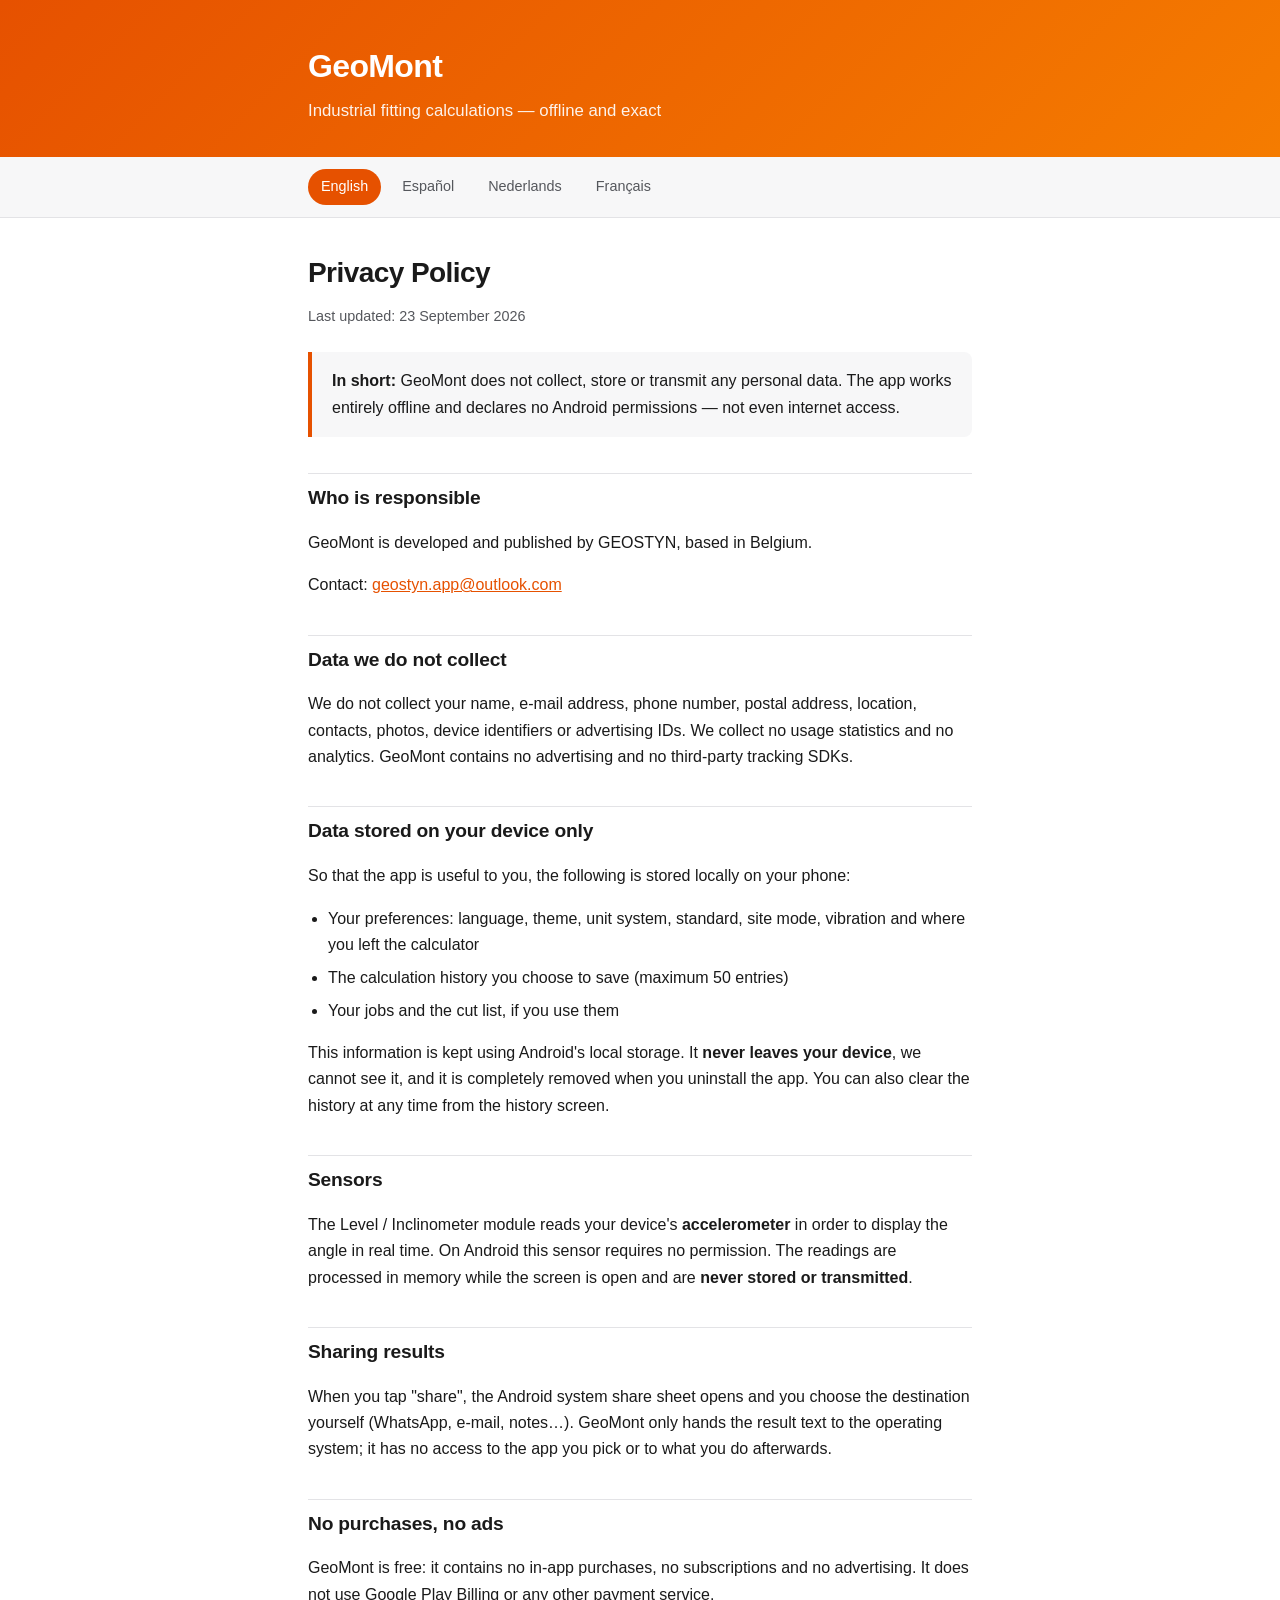
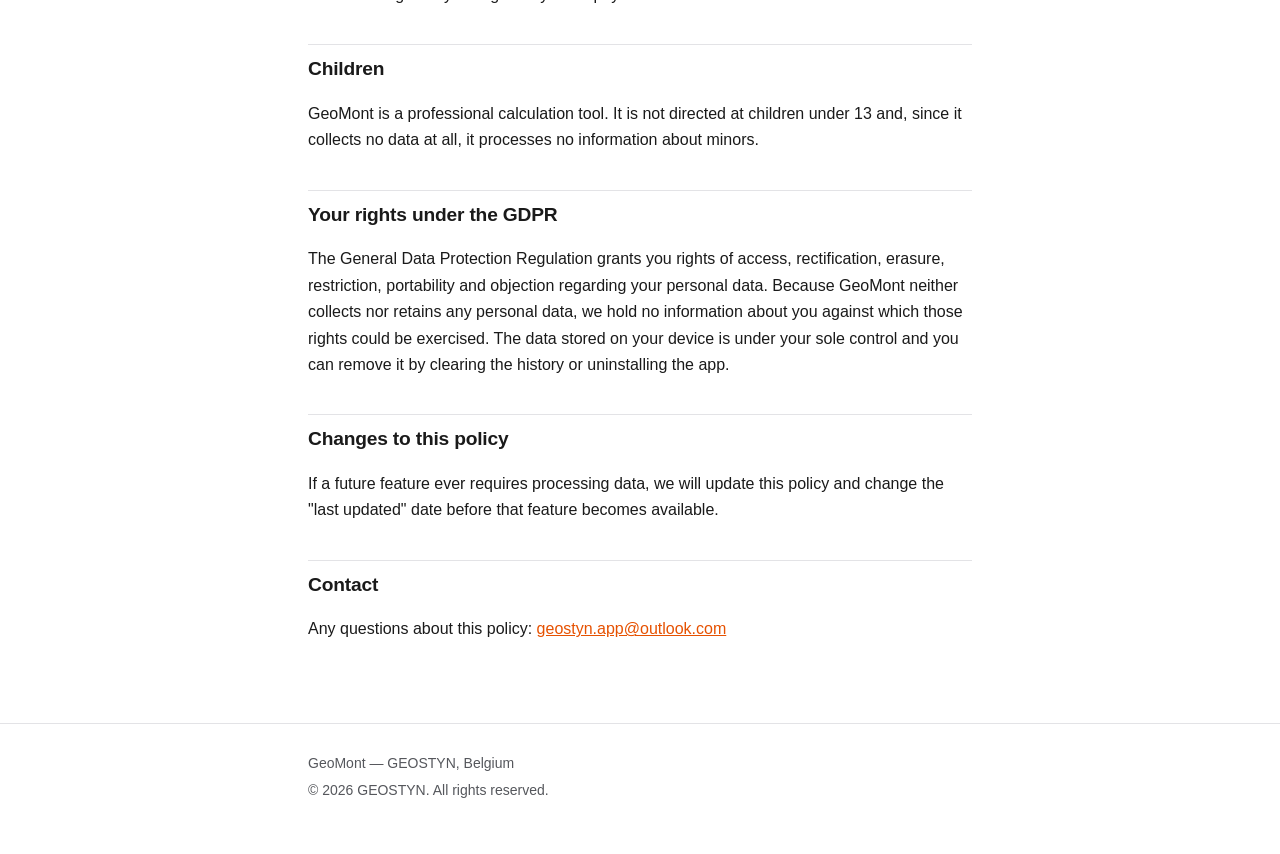
<file: index.html>
<!doctype html>
<html lang="en">
<head>
<meta charset="utf-8">
<meta name="viewport" content="width=device-width, initial-scale=1">
<title>GeoMont — Privacy Policy</title>
<meta name="description" content="Privacy Policy for GeoMont, the offline industrial fitting calculator. GeoMont collects no personal data.">
<link rel="stylesheet" href="style.css">
</head>
<body>

<header>
  <div class="wrap">
    <p class="brand">GeoMont</p>
    <p class="tagline">Industrial fitting calculations — offline and exact</p>
  </div>
</header>

<nav>
  <div class="wrap">
    <a href="index.html" aria-current="page">English</a>
    <a href="es.html">Español</a>
    <a href="nl.html">Nederlands</a>
    <a href="fr.html">Français</a>
  </div>
</nav>

<main>
  <div class="wrap">
    <h1>Privacy Policy</h1>
    <p class="updated">Last updated: 23 September 2026</p>

    <div class="callout">
      <p><strong>In short:</strong> GeoMont does not collect, store or transmit any personal data. The app works entirely offline and declares no Android permissions — not even internet access.</p>
    </div>

    <h2>Who is responsible</h2>
    <p>GeoMont is developed and published by GEOSTYN, based in Belgium.</p>
    <p>Contact: <a href="mailto:geostyn.app@outlook.com">geostyn.app@outlook.com</a></p>

    <h2>Data we do not collect</h2>
    <p>We do not collect your name, e-mail address, phone number, postal address, location, contacts, photos, device identifiers or advertising IDs. We collect no usage statistics and no analytics. GeoMont contains no advertising and no third-party tracking SDKs.</p>

    <h2>Data stored on your device only</h2>
    <p>So that the app is useful to you, the following is stored locally on your phone:</p>
    <ul>
      <li>Your preferences: language, theme, unit system, standard, site mode, vibration and where you left the calculator</li>
      <li>The calculation history you choose to save (maximum 50 entries)</li>
      <li>Your jobs and the cut list, if you use them</li>
    </ul>
    <p>This information is kept using Android's local storage. It <strong>never leaves your device</strong>, we cannot see it, and it is completely removed when you uninstall the app. You can also clear the history at any time from the history screen.</p>

    <h2>Sensors</h2>
    <p>The Level / Inclinometer module reads your device's <strong>accelerometer</strong> in order to display the angle in real time. On Android this sensor requires no permission. The readings are processed in memory while the screen is open and are <strong>never stored or transmitted</strong>.</p>

    <h2>Sharing results</h2>
    <p>When you tap "share", the Android system share sheet opens and you choose the destination yourself (WhatsApp, e-mail, notes…). GeoMont only hands the result text to the operating system; it has no access to the app you pick or to what you do afterwards.</p>

    <h2>No purchases, no ads</h2>
    <p>GeoMont is free: it contains no in-app purchases, no subscriptions and no advertising. It does not use Google Play Billing or any other payment service.</p>

    <h2>Children</h2>
    <p>GeoMont is a professional calculation tool. It is not directed at children under 13 and, since it collects no data at all, it processes no information about minors.</p>

    <h2>Your rights under the GDPR</h2>
    <p>The General Data Protection Regulation grants you rights of access, rectification, erasure, restriction, portability and objection regarding your personal data. Because GeoMont neither collects nor retains any personal data, we hold no information about you against which those rights could be exercised. The data stored on your device is under your sole control and you can remove it by clearing the history or uninstalling the app.</p>

    <h2>Changes to this policy</h2>
    <p>If a future feature ever requires processing data, we will update this policy and change the "last updated" date before that feature becomes available.</p>

    <h2>Contact</h2>
    <p>Any questions about this policy: <a href="mailto:geostyn.app@outlook.com">geostyn.app@outlook.com</a></p>
  </div>
</main>

<footer>
  <div class="wrap">
    <p>GeoMont — GEOSTYN, Belgium</p>
    <p>© 2026 GEOSTYN. All rights reserved.</p>
  </div>
</footer>

</body>
</html>
</file>
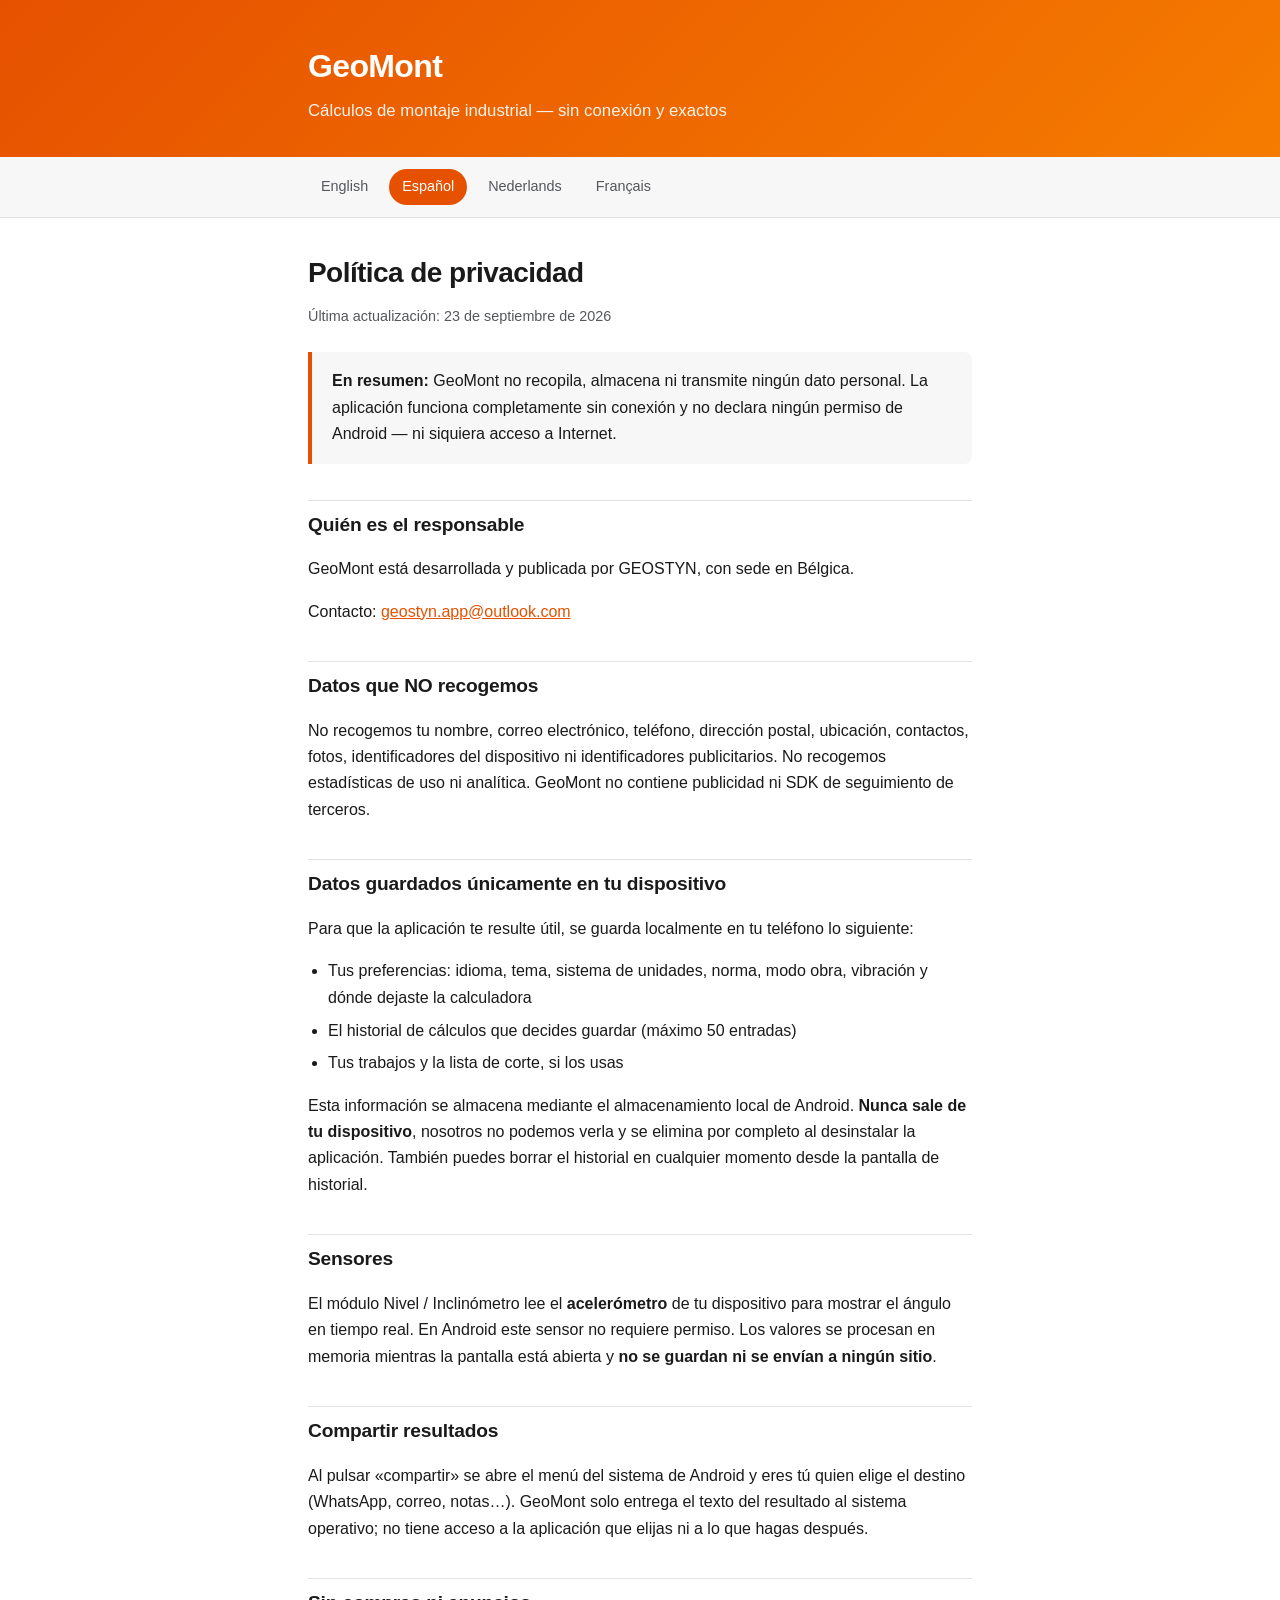
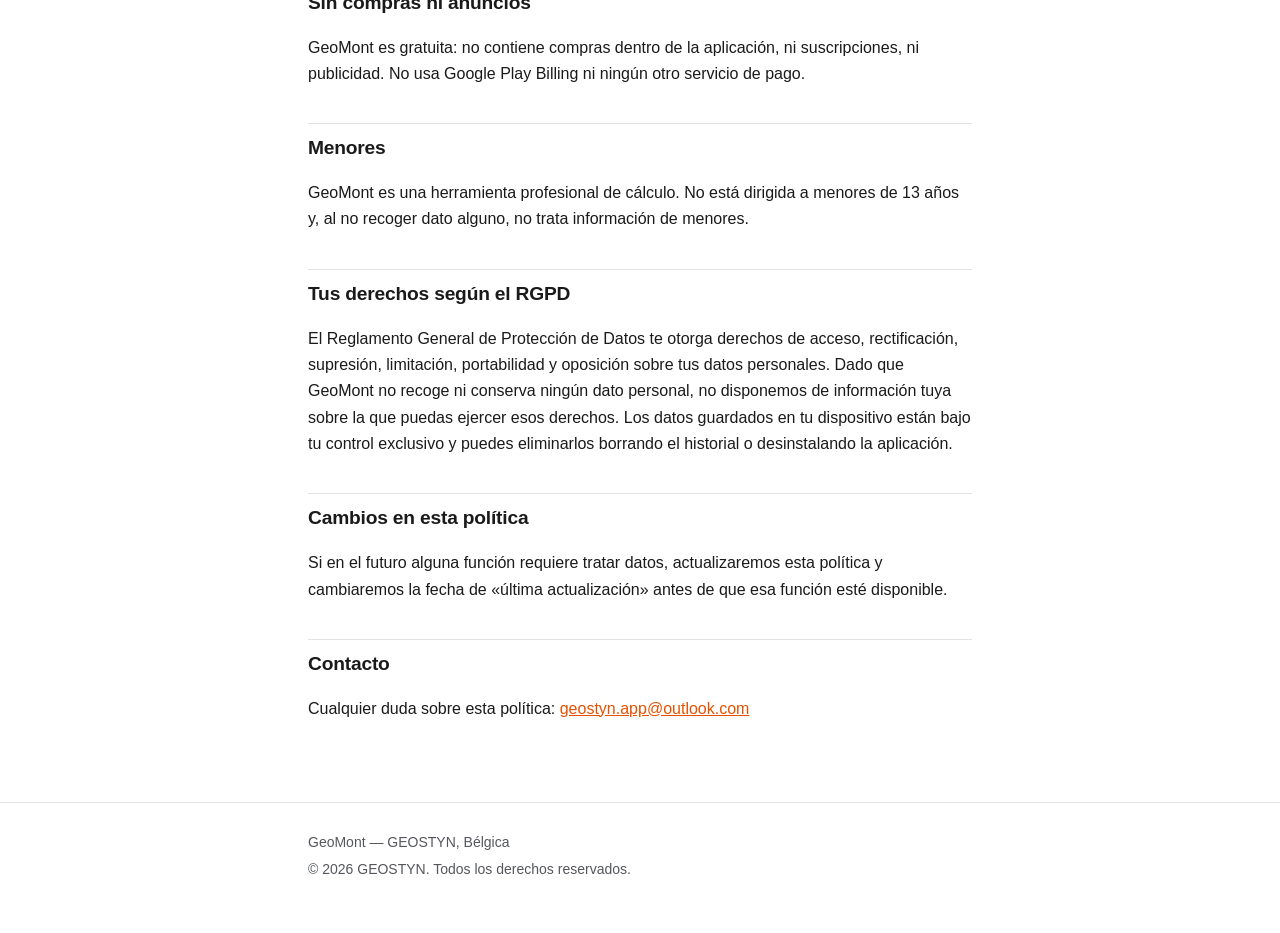
<file: es.html>
<!doctype html>
<html lang="es">
<head>
<meta charset="utf-8">
<meta name="viewport" content="width=device-width, initial-scale=1">
<title>GeoMont — Política de privacidad</title>
<meta name="description" content="Política de privacidad de GeoMont, la calculadora de montaje industrial sin conexión. GeoMont no recoge ningún dato personal.">
<link rel="stylesheet" href="style.css">
</head>
<body>

<header>
  <div class="wrap">
    <p class="brand">GeoMont</p>
    <p class="tagline">Cálculos de montaje industrial — sin conexión y exactos</p>
  </div>
</header>

<nav>
  <div class="wrap">
    <a href="index.html">English</a>
    <a href="es.html" aria-current="page">Español</a>
    <a href="nl.html">Nederlands</a>
    <a href="fr.html">Français</a>
  </div>
</nav>

<main>
  <div class="wrap">
    <h1>Política de privacidad</h1>
    <p class="updated">Última actualización: 23 de septiembre de 2026</p>

    <div class="callout">
      <p><strong>En resumen:</strong> GeoMont no recopila, almacena ni transmite ningún dato personal. La aplicación funciona completamente sin conexión y no declara ningún permiso de Android — ni siquiera acceso a Internet.</p>
    </div>

    <h2>Quién es el responsable</h2>
    <p>GeoMont está desarrollada y publicada por GEOSTYN, con sede en Bélgica.</p>
    <p>Contacto: <a href="mailto:geostyn.app@outlook.com">geostyn.app@outlook.com</a></p>

    <h2>Datos que NO recogemos</h2>
    <p>No recogemos tu nombre, correo electrónico, teléfono, dirección postal, ubicación, contactos, fotos, identificadores del dispositivo ni identificadores publicitarios. No recogemos estadísticas de uso ni analítica. GeoMont no contiene publicidad ni SDK de seguimiento de terceros.</p>

    <h2>Datos guardados únicamente en tu dispositivo</h2>
    <p>Para que la aplicación te resulte útil, se guarda localmente en tu teléfono lo siguiente:</p>
    <ul>
      <li>Tus preferencias: idioma, tema, sistema de unidades, norma, modo obra, vibración y dónde dejaste la calculadora</li>
      <li>El historial de cálculos que decides guardar (máximo 50 entradas)</li>
      <li>Tus trabajos y la lista de corte, si los usas</li>
    </ul>
    <p>Esta información se almacena mediante el almacenamiento local de Android. <strong>Nunca sale de tu dispositivo</strong>, nosotros no podemos verla y se elimina por completo al desinstalar la aplicación. También puedes borrar el historial en cualquier momento desde la pantalla de historial.</p>

    <h2>Sensores</h2>
    <p>El módulo Nivel / Inclinómetro lee el <strong>acelerómetro</strong> de tu dispositivo para mostrar el ángulo en tiempo real. En Android este sensor no requiere permiso. Los valores se procesan en memoria mientras la pantalla está abierta y <strong>no se guardan ni se envían a ningún sitio</strong>.</p>

    <h2>Compartir resultados</h2>
    <p>Al pulsar «compartir» se abre el menú del sistema de Android y eres tú quien elige el destino (WhatsApp, correo, notas…). GeoMont solo entrega el texto del resultado al sistema operativo; no tiene acceso a la aplicación que elijas ni a lo que hagas después.</p>

    <h2>Sin compras ni anuncios</h2>
    <p>GeoMont es gratuita: no contiene compras dentro de la aplicación, ni suscripciones, ni publicidad. No usa Google Play Billing ni ningún otro servicio de pago.</p>

    <h2>Menores</h2>
    <p>GeoMont es una herramienta profesional de cálculo. No está dirigida a menores de 13 años y, al no recoger dato alguno, no trata información de menores.</p>

    <h2>Tus derechos según el RGPD</h2>
    <p>El Reglamento General de Protección de Datos te otorga derechos de acceso, rectificación, supresión, limitación, portabilidad y oposición sobre tus datos personales. Dado que GeoMont no recoge ni conserva ningún dato personal, no disponemos de información tuya sobre la que puedas ejercer esos derechos. Los datos guardados en tu dispositivo están bajo tu control exclusivo y puedes eliminarlos borrando el historial o desinstalando la aplicación.</p>

    <h2>Cambios en esta política</h2>
    <p>Si en el futuro alguna función requiere tratar datos, actualizaremos esta política y cambiaremos la fecha de «última actualización» antes de que esa función esté disponible.</p>

    <h2>Contacto</h2>
    <p>Cualquier duda sobre esta política: <a href="mailto:geostyn.app@outlook.com">geostyn.app@outlook.com</a></p>
  </div>
</main>

<footer>
  <div class="wrap">
    <p>GeoMont — GEOSTYN, Bélgica</p>
    <p>© 2026 GEOSTYN. Todos los derechos reservados.</p>
  </div>
</footer>

</body>
</html>
</file>
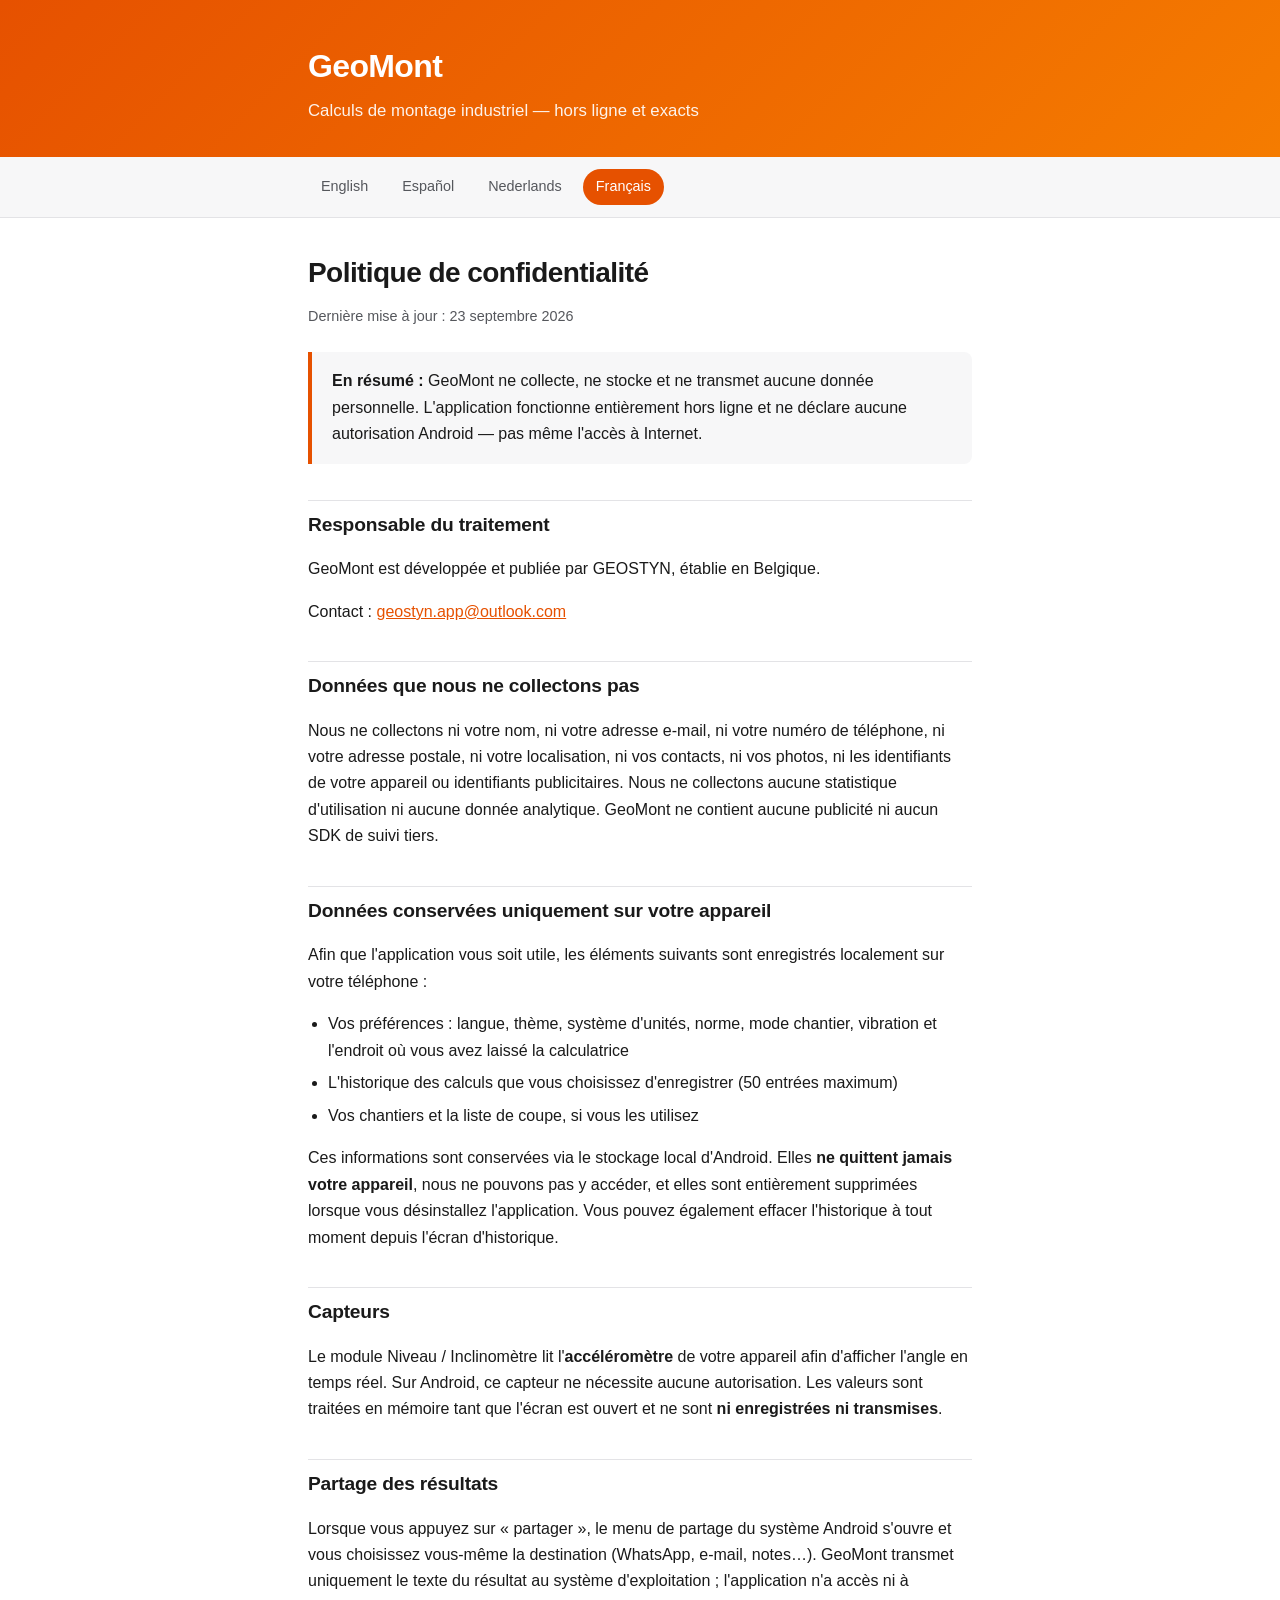
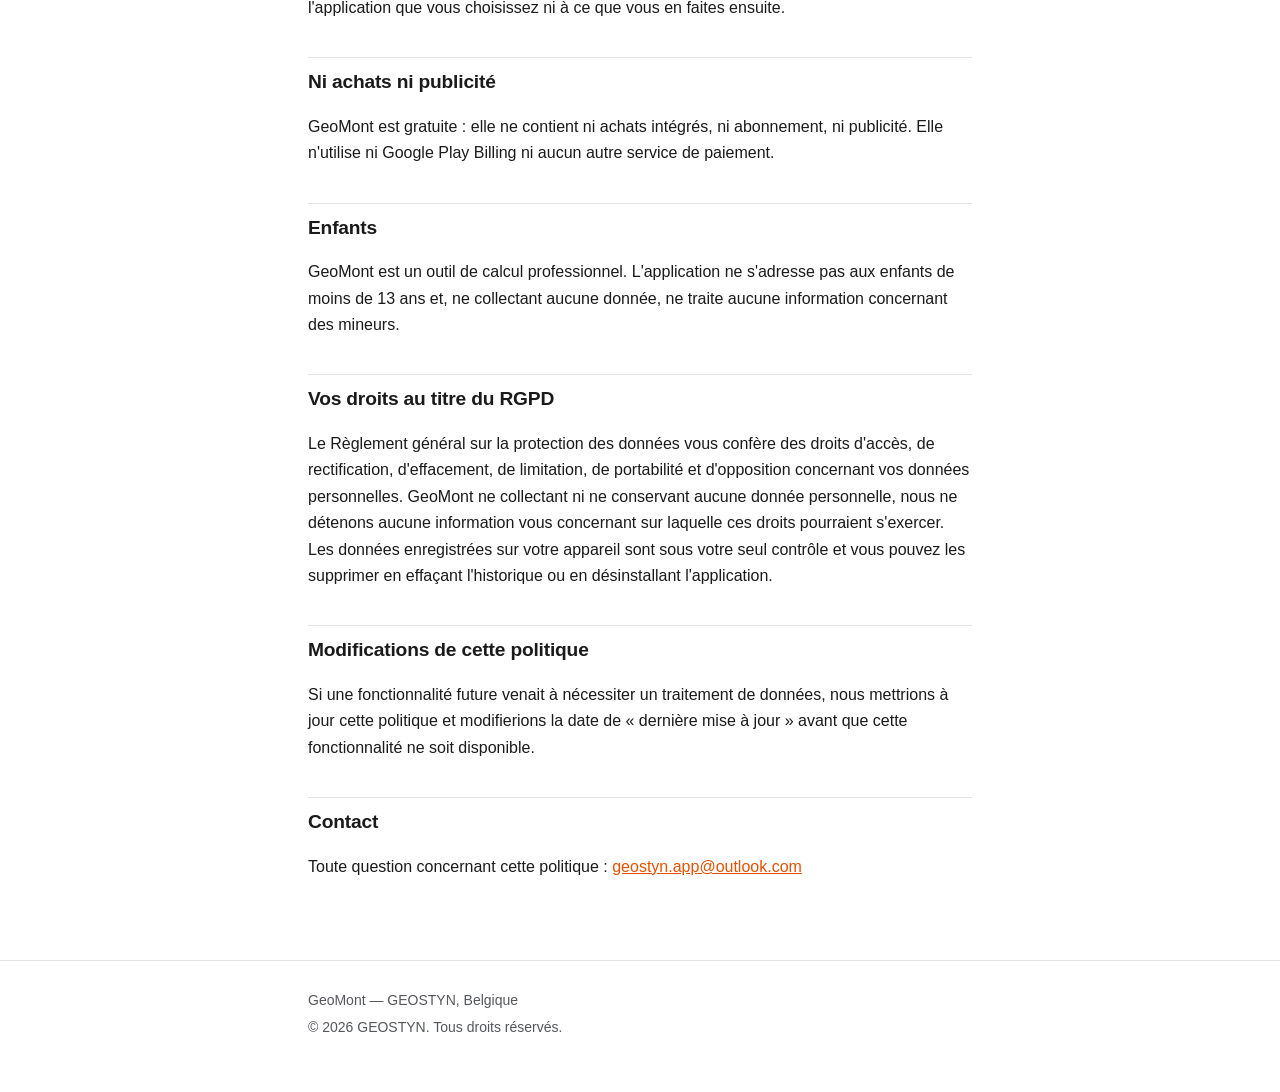
<file: fr.html>
<!doctype html>
<html lang="fr">
<head>
<meta charset="utf-8">
<meta name="viewport" content="width=device-width, initial-scale=1">
<title>GeoMont — Politique de confidentialité</title>
<meta name="description" content="Politique de confidentialité de GeoMont, la calculatrice de montage industriel hors ligne. GeoMont ne collecte aucune donnée personnelle.">
<link rel="stylesheet" href="style.css">
</head>
<body>

<header>
  <div class="wrap">
    <p class="brand">GeoMont</p>
    <p class="tagline">Calculs de montage industriel — hors ligne et exacts</p>
  </div>
</header>

<nav>
  <div class="wrap">
    <a href="index.html">English</a>
    <a href="es.html">Español</a>
    <a href="nl.html">Nederlands</a>
    <a href="fr.html" aria-current="page">Français</a>
  </div>
</nav>

<main>
  <div class="wrap">
    <h1>Politique de confidentialité</h1>
    <p class="updated">Dernière mise à jour : 23 septembre 2026</p>

    <div class="callout">
      <p><strong>En résumé :</strong> GeoMont ne collecte, ne stocke et ne transmet aucune donnée personnelle. L'application fonctionne entièrement hors ligne et ne déclare aucune autorisation Android — pas même l'accès à Internet.</p>
    </div>

    <h2>Responsable du traitement</h2>
    <p>GeoMont est développée et publiée par GEOSTYN, établie en Belgique.</p>
    <p>Contact : <a href="mailto:geostyn.app@outlook.com">geostyn.app@outlook.com</a></p>

    <h2>Données que nous ne collectons pas</h2>
    <p>Nous ne collectons ni votre nom, ni votre adresse e-mail, ni votre numéro de téléphone, ni votre adresse postale, ni votre localisation, ni vos contacts, ni vos photos, ni les identifiants de votre appareil ou identifiants publicitaires. Nous ne collectons aucune statistique d'utilisation ni aucune donnée analytique. GeoMont ne contient aucune publicité ni aucun SDK de suivi tiers.</p>

    <h2>Données conservées uniquement sur votre appareil</h2>
    <p>Afin que l'application vous soit utile, les éléments suivants sont enregistrés localement sur votre téléphone :</p>
    <ul>
      <li>Vos préférences : langue, thème, système d'unités, norme, mode chantier, vibration et l'endroit où vous avez laissé la calculatrice</li>
      <li>L'historique des calculs que vous choisissez d'enregistrer (50 entrées maximum)</li>
      <li>Vos chantiers et la liste de coupe, si vous les utilisez</li>
    </ul>
    <p>Ces informations sont conservées via le stockage local d'Android. Elles <strong>ne quittent jamais votre appareil</strong>, nous ne pouvons pas y accéder, et elles sont entièrement supprimées lorsque vous désinstallez l'application. Vous pouvez également effacer l'historique à tout moment depuis l'écran d'historique.</p>

    <h2>Capteurs</h2>
    <p>Le module Niveau / Inclinomètre lit l'<strong>accéléromètre</strong> de votre appareil afin d'afficher l'angle en temps réel. Sur Android, ce capteur ne nécessite aucune autorisation. Les valeurs sont traitées en mémoire tant que l'écran est ouvert et ne sont <strong>ni enregistrées ni transmises</strong>.</p>

    <h2>Partage des résultats</h2>
    <p>Lorsque vous appuyez sur « partager », le menu de partage du système Android s'ouvre et vous choisissez vous-même la destination (WhatsApp, e-mail, notes…). GeoMont transmet uniquement le texte du résultat au système d'exploitation ; l'application n'a accès ni à l'application que vous choisissez ni à ce que vous en faites ensuite.</p>

    <h2>Ni achats ni publicité</h2>
    <p>GeoMont est gratuite : elle ne contient ni achats intégrés, ni abonnement, ni publicité. Elle n'utilise ni Google Play Billing ni aucun autre service de paiement.</p>

    <h2>Enfants</h2>
    <p>GeoMont est un outil de calcul professionnel. L'application ne s'adresse pas aux enfants de moins de 13 ans et, ne collectant aucune donnée, ne traite aucune information concernant des mineurs.</p>

    <h2>Vos droits au titre du RGPD</h2>
    <p>Le Règlement général sur la protection des données vous confère des droits d'accès, de rectification, d'effacement, de limitation, de portabilité et d'opposition concernant vos données personnelles. GeoMont ne collectant ni ne conservant aucune donnée personnelle, nous ne détenons aucune information vous concernant sur laquelle ces droits pourraient s'exercer. Les données enregistrées sur votre appareil sont sous votre seul contrôle et vous pouvez les supprimer en effaçant l'historique ou en désinstallant l'application.</p>

    <h2>Modifications de cette politique</h2>
    <p>Si une fonctionnalité future venait à nécessiter un traitement de données, nous mettrions à jour cette politique et modifierions la date de « dernière mise à jour » avant que cette fonctionnalité ne soit disponible.</p>

    <h2>Contact</h2>
    <p>Toute question concernant cette politique : <a href="mailto:geostyn.app@outlook.com">geostyn.app@outlook.com</a></p>
  </div>
</main>

<footer>
  <div class="wrap">
    <p>GeoMont — GEOSTYN, Belgique</p>
    <p>© 2026 GEOSTYN. Tous droits réservés.</p>
  </div>
</footer>

</body>
</html>
</file>
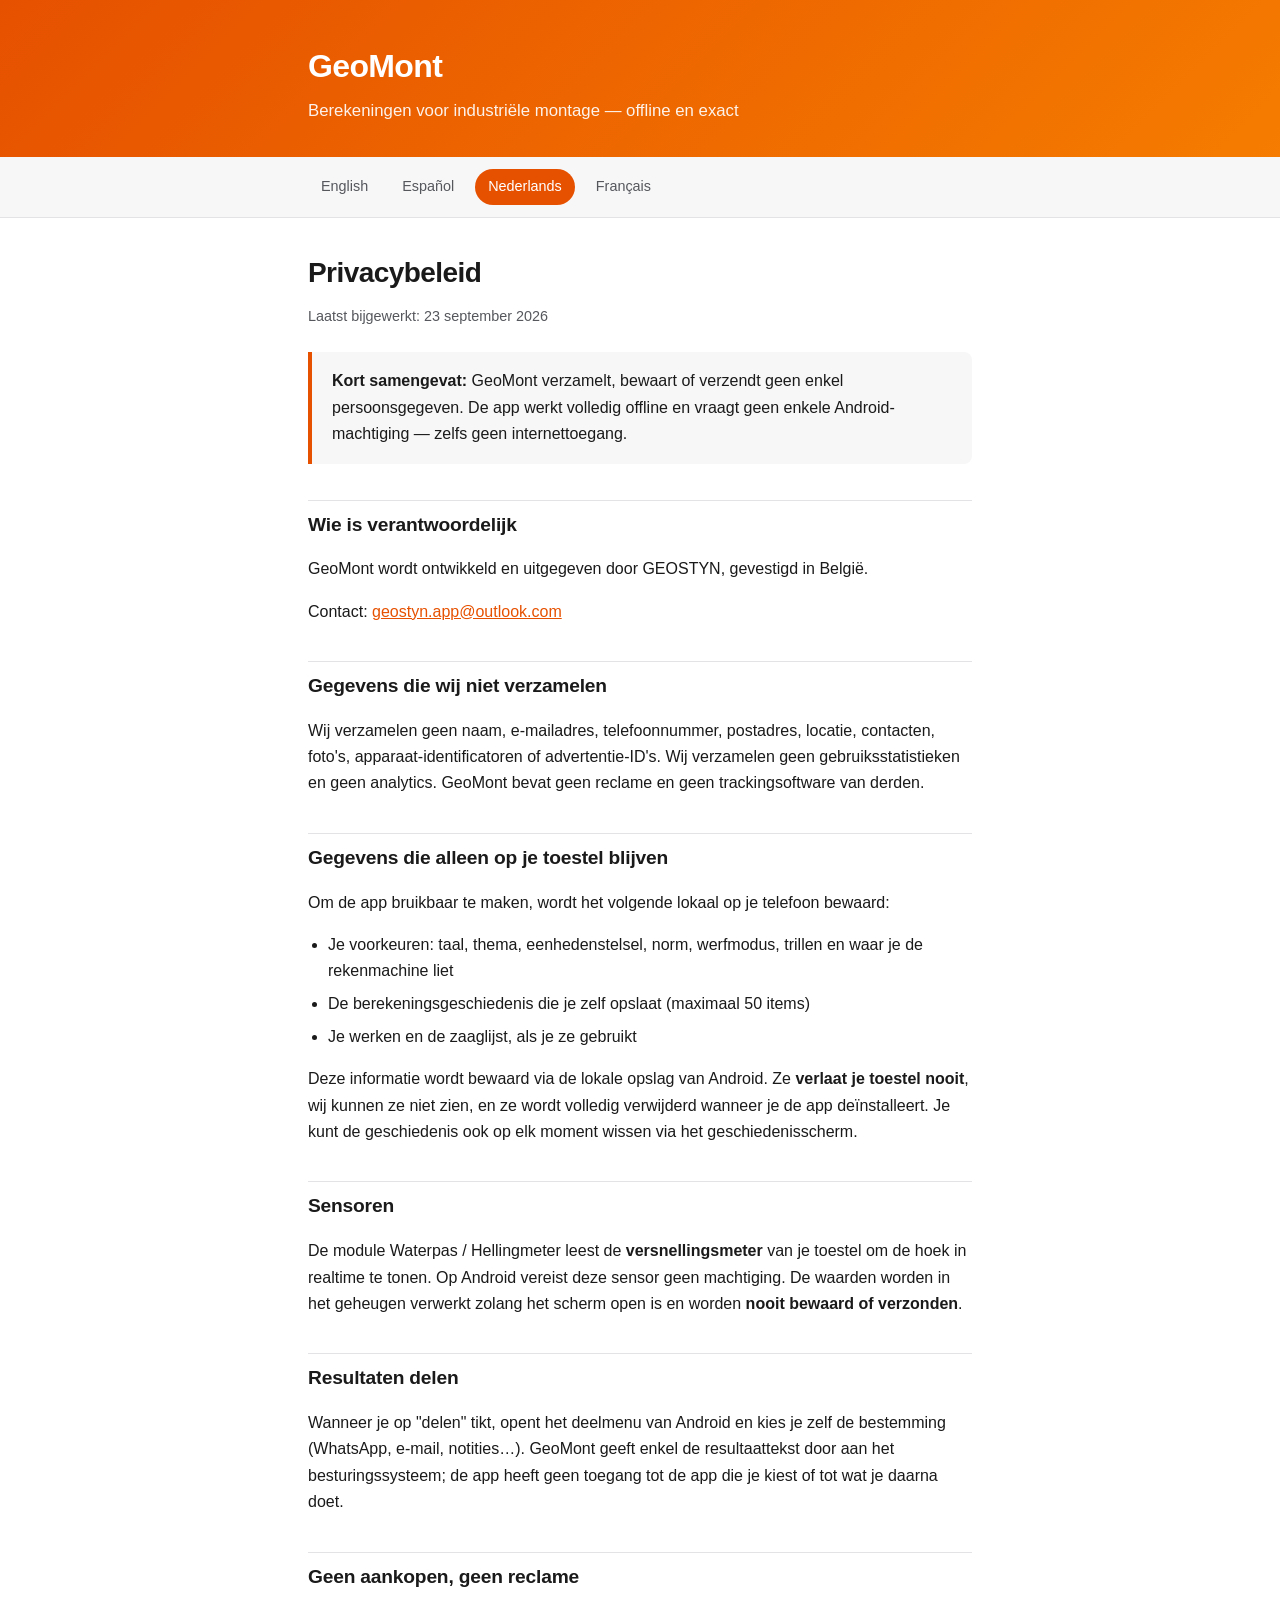
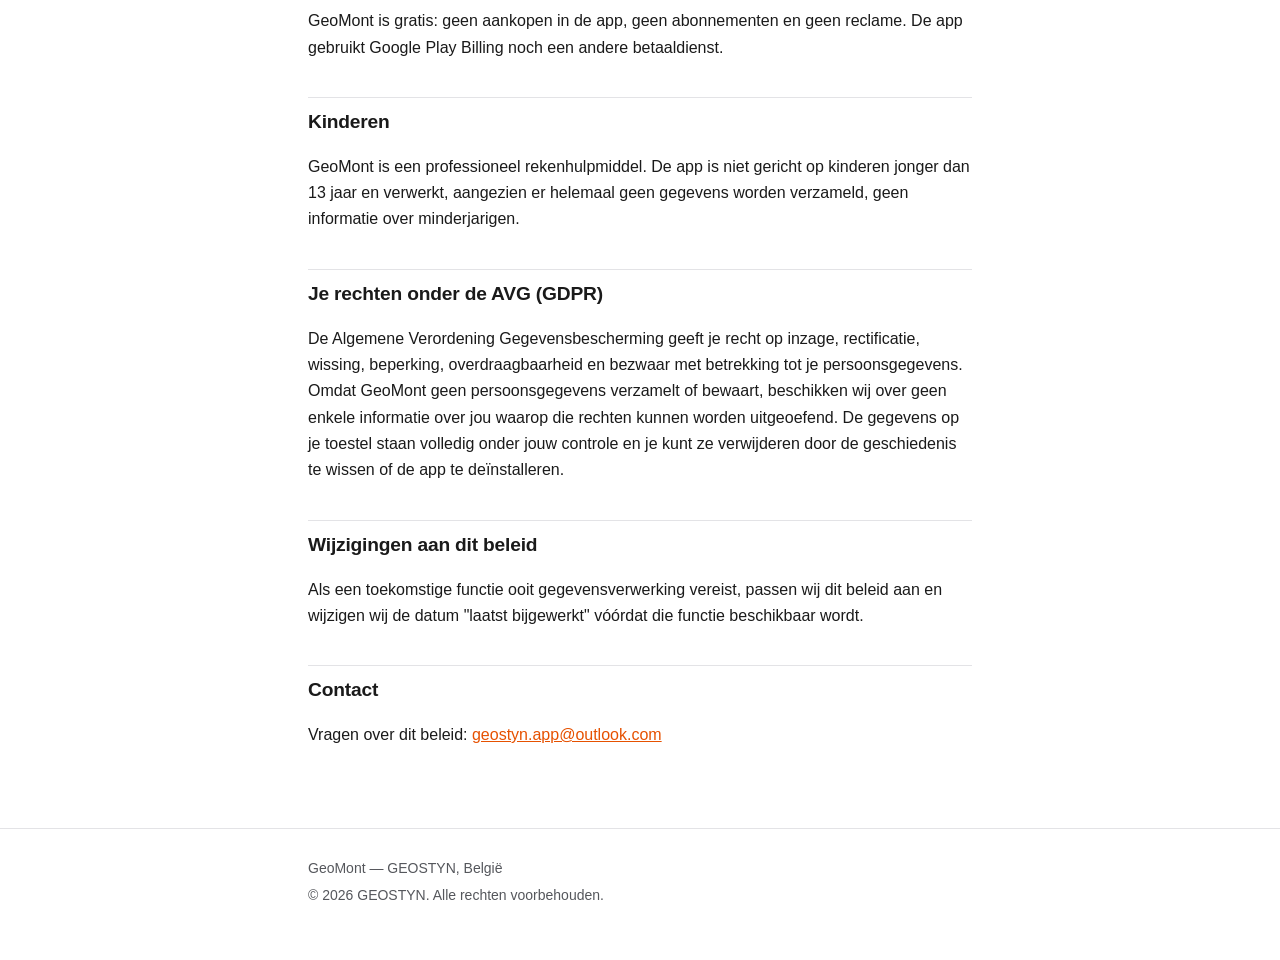
<file: nl.html>
<!doctype html>
<html lang="nl">
<head>
<meta charset="utf-8">
<meta name="viewport" content="width=device-width, initial-scale=1">
<title>GeoMont — Privacybeleid</title>
<meta name="description" content="Privacybeleid van GeoMont, de offline rekenapp voor industriële montage. GeoMont verzamelt geen persoonsgegevens.">
<link rel="stylesheet" href="style.css">
</head>
<body>

<header>
  <div class="wrap">
    <p class="brand">GeoMont</p>
    <p class="tagline">Berekeningen voor industriële montage — offline en exact</p>
  </div>
</header>

<nav>
  <div class="wrap">
    <a href="index.html">English</a>
    <a href="es.html">Español</a>
    <a href="nl.html" aria-current="page">Nederlands</a>
    <a href="fr.html">Français</a>
  </div>
</nav>

<main>
  <div class="wrap">
    <h1>Privacybeleid</h1>
    <p class="updated">Laatst bijgewerkt: 23 september 2026</p>

    <div class="callout">
      <p><strong>Kort samengevat:</strong> GeoMont verzamelt, bewaart of verzendt geen enkel persoonsgegeven. De app werkt volledig offline en vraagt geen enkele Android-machtiging — zelfs geen internettoegang.</p>
    </div>

    <h2>Wie is verantwoordelijk</h2>
    <p>GeoMont wordt ontwikkeld en uitgegeven door GEOSTYN, gevestigd in België.</p>
    <p>Contact: <a href="mailto:geostyn.app@outlook.com">geostyn.app@outlook.com</a></p>

    <h2>Gegevens die wij niet verzamelen</h2>
    <p>Wij verzamelen geen naam, e-mailadres, telefoonnummer, postadres, locatie, contacten, foto's, apparaat-identificatoren of advertentie-ID's. Wij verzamelen geen gebruiksstatistieken en geen analytics. GeoMont bevat geen reclame en geen trackingsoftware van derden.</p>

    <h2>Gegevens die alleen op je toestel blijven</h2>
    <p>Om de app bruikbaar te maken, wordt het volgende lokaal op je telefoon bewaard:</p>
    <ul>
      <li>Je voorkeuren: taal, thema, eenhedenstelsel, norm, werfmodus, trillen en waar je de rekenmachine liet</li>
      <li>De berekeningsgeschiedenis die je zelf opslaat (maximaal 50 items)</li>
      <li>Je werken en de zaaglijst, als je ze gebruikt</li>
    </ul>
    <p>Deze informatie wordt bewaard via de lokale opslag van Android. Ze <strong>verlaat je toestel nooit</strong>, wij kunnen ze niet zien, en ze wordt volledig verwijderd wanneer je de app deïnstalleert. Je kunt de geschiedenis ook op elk moment wissen via het geschiedenisscherm.</p>

    <h2>Sensoren</h2>
    <p>De module Waterpas / Hellingmeter leest de <strong>versnellingsmeter</strong> van je toestel om de hoek in realtime te tonen. Op Android vereist deze sensor geen machtiging. De waarden worden in het geheugen verwerkt zolang het scherm open is en worden <strong>nooit bewaard of verzonden</strong>.</p>

    <h2>Resultaten delen</h2>
    <p>Wanneer je op "delen" tikt, opent het deelmenu van Android en kies je zelf de bestemming (WhatsApp, e-mail, notities…). GeoMont geeft enkel de resultaattekst door aan het besturingssysteem; de app heeft geen toegang tot de app die je kiest of tot wat je daarna doet.</p>

    <h2>Geen aankopen, geen reclame</h2>
    <p>GeoMont is gratis: geen aankopen in de app, geen abonnementen en geen reclame. De app gebruikt Google Play Billing noch een andere betaaldienst.</p>

    <h2>Kinderen</h2>
    <p>GeoMont is een professioneel rekenhulpmiddel. De app is niet gericht op kinderen jonger dan 13 jaar en verwerkt, aangezien er helemaal geen gegevens worden verzameld, geen informatie over minderjarigen.</p>

    <h2>Je rechten onder de AVG (GDPR)</h2>
    <p>De Algemene Verordening Gegevensbescherming geeft je recht op inzage, rectificatie, wissing, beperking, overdraagbaarheid en bezwaar met betrekking tot je persoonsgegevens. Omdat GeoMont geen persoonsgegevens verzamelt of bewaart, beschikken wij over geen enkele informatie over jou waarop die rechten kunnen worden uitgeoefend. De gegevens op je toestel staan volledig onder jouw controle en je kunt ze verwijderen door de geschiedenis te wissen of de app te deïnstalleren.</p>

    <h2>Wijzigingen aan dit beleid</h2>
    <p>Als een toekomstige functie ooit gegevensverwerking vereist, passen wij dit beleid aan en wijzigen wij de datum "laatst bijgewerkt" vóórdat die functie beschikbaar wordt.</p>

    <h2>Contact</h2>
    <p>Vragen over dit beleid: <a href="mailto:geostyn.app@outlook.com">geostyn.app@outlook.com</a></p>
  </div>
</main>

<footer>
  <div class="wrap">
    <p>GeoMont — GEOSTYN, België</p>
    <p>© 2026 GEOSTYN. Alle rechten voorbehouden.</p>
  </div>
</footer>

</body>
</html>
</file>
<file: style.css>
:root {
  --orange: #E65100;
  --orange-light: #F57C00;
  --bg: #ffffff;
  --surface: #f7f7f8;
  --text: #1a1a1a;
  --text-soft: #55575c;
  --border: #e3e3e6;
}

@media (prefers-color-scheme: dark) {
  :root {
    --bg: #131316;
    --surface: #1c1c20;
    --text: #ececee;
    --text-soft: #a8a9ad;
    --border: #2c2c31;
  }
}

* { box-sizing: border-box; }

body {
  margin: 0;
  background: var(--bg);
  color: var(--text);
  font-family: -apple-system, BlinkMacSystemFont, "Segoe UI", Roboto, Helvetica, Arial, sans-serif;
  line-height: 1.65;
  -webkit-font-smoothing: antialiased;
}

header {
  background: linear-gradient(135deg, var(--orange) 0%, var(--orange-light) 100%);
  color: #fff;
  padding: 2.5rem 1.25rem 2rem;
}

.wrap {
  max-width: 44rem;
  margin: 0 auto;
  padding: 0 1.25rem;
}

header .wrap { padding: 0 1.25rem; }

.brand {
  font-size: 2rem;
  font-weight: 700;
  letter-spacing: -0.02em;
  margin: 0 0 0.25rem;
}

.tagline {
  margin: 0;
  opacity: 0.92;
  font-size: 1.05rem;
}

nav {
  background: var(--surface);
  border-bottom: 1px solid var(--border);
  padding: 0.75rem 0;
}

nav .wrap {
  display: flex;
  flex-wrap: wrap;
  gap: 0.5rem;
}

nav a {
  color: var(--text-soft);
  text-decoration: none;
  font-size: 0.9rem;
  font-weight: 500;
  padding: 0.35rem 0.75rem;
  border-radius: 999px;
  border: 1px solid transparent;
}

nav a:hover {
  color: var(--orange);
  border-color: var(--border);
}

nav a[aria-current="page"] {
  background: var(--orange);
  color: #fff;
}

main { padding: 2rem 0 4rem; }

h1 {
  font-size: 1.75rem;
  letter-spacing: -0.02em;
  margin: 0 0 0.5rem;
}

h2 {
  font-size: 1.2rem;
  margin: 2.25rem 0 0.6rem;
  padding-top: 0.5rem;
  border-top: 1px solid var(--border);
  letter-spacing: -0.01em;
}

.updated {
  color: var(--text-soft);
  font-size: 0.9rem;
  margin: 0 0 1.5rem;
}

.callout {
  background: var(--surface);
  border-left: 4px solid var(--orange);
  border-radius: 0 8px 8px 0;
  padding: 1rem 1.25rem;
  margin: 1.5rem 0;
}

.callout p { margin: 0; }

ul { padding-left: 1.25rem; }
li { margin-bottom: 0.4rem; }

a { color: var(--orange); }

strong { font-weight: 650; }

footer {
  border-top: 1px solid var(--border);
  color: var(--text-soft);
  font-size: 0.875rem;
  padding: 1.5rem 0 3rem;
}

footer p { margin: 0.25rem 0; }
</file>
